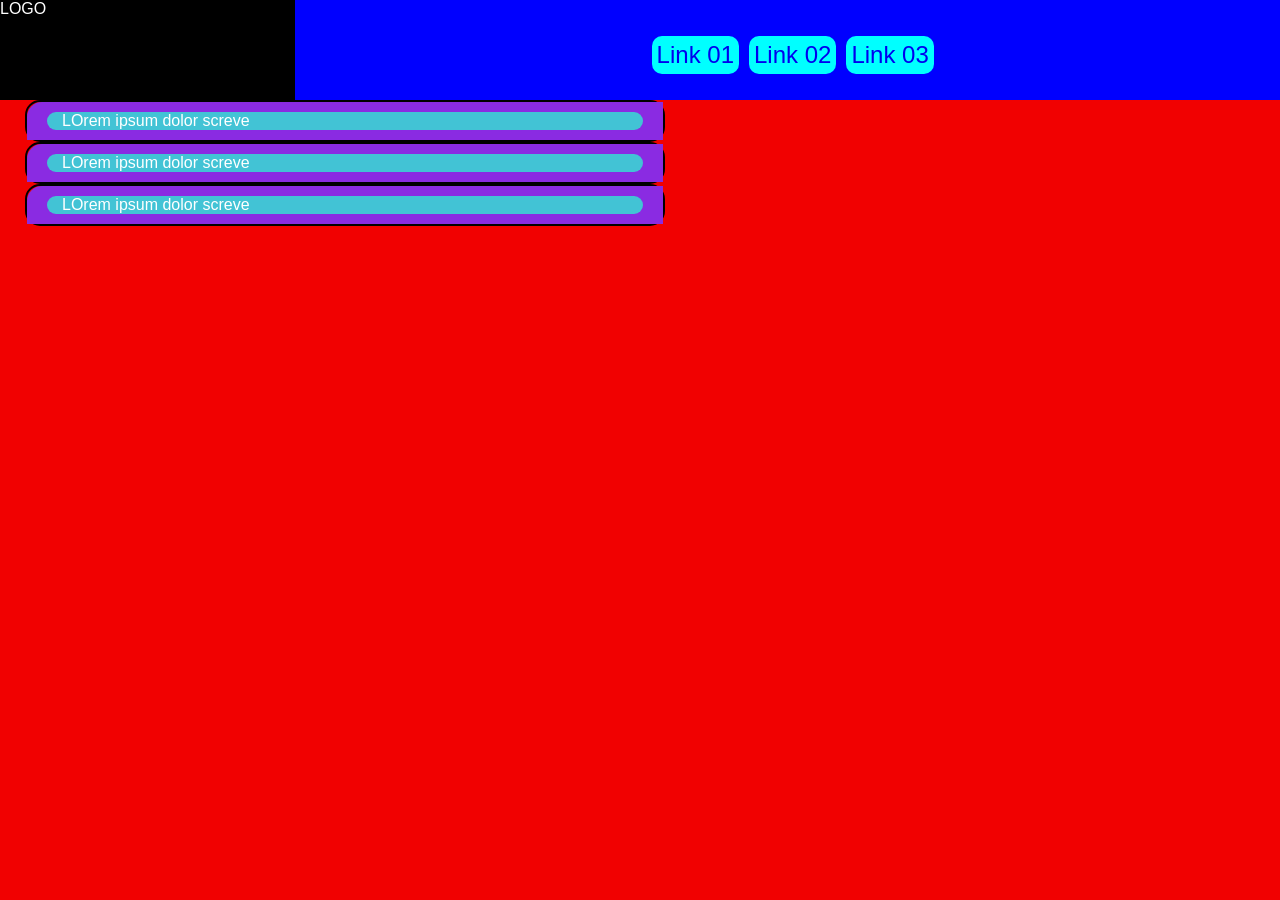
<file: index.html>
<!DOCTYPE html>
<html lang="pt-br">
<head>
    <meta charset="UTF-8">
    <meta name="viewport" content="width=device-width, initial-scale=1.0">
    <title>Display</title>

    <!-- Link CSS -->
     <link rel="stylesheet" href="style.css">
</head>

    <body class="body-container">
        <!-- Header recebe um classe para estilização -->
        <header class="header-container">
            <div class="logo">
                LOGO
            </div>
        
                <nav class="menu">
                    <!-- Elementos com display in-line (a) -->
                    <a href="#">Link 01</a>
                    <a href="#">Link 02</a>
                    <a href="#">Link 03</a>
                </nav>
        
        </header>
        <!-- Duas classes no mesmo elemento -->
        <section class="section01 container">

            <h2 class="section01--title">Links Favoritos</h2>
            <!-- Lista não ordenada -->
            <ul>
                <li class="link-lista">Link Lista 01</li>
                <li class="link-lista">Link Lista 02</li>
                <li class="link-lista">Link Lista 03</li>
                <li class="link-lista">Link Lista 04</li>
            </ul>
        </section>

        <!-- perguntas que serão criadas -->
        <section class="faq">
            <details>
                <summary>LOrem ipsum dolor screve</summary>
                <p>Lorem ipsum dolor, sit amet consectetur adipisicing elit. Ad architecto consequuntur, autem modi mollitia porro ducimus nulla vero fuga ea soluta dolorem sit suscipit repudiandae quo aperiam nesciunt, unde nobis.</p>
            </details>
        </section>
        <section class="faq">
            <details>
                <summary>LOrem ipsum dolor screve</summary>
                <p>Lorem ipsum dolor, sit amet consectetur adipisicing elit. Ad architecto consequuntur, autem modi mollitia porro ducimus nulla vero fuga ea soluta dolorem sit suscipit repudiandae quo aperiam nesciunt, unde nobis.</p>
            </details>
        </section>
        <section class="faq">
            <details>
                <summary>LOrem ipsum dolor screve</summary>
                <p>Lorem ipsum dolor, sit amet consectetur adipisicing elit. Ad architecto consequuntur, autem modi mollitia porro ducimus nulla vero fuga ea soluta dolorem sit suscipit repudiandae quo aperiam nesciunt, unde nobis.</p>
            </details>
        </section>

    </body>
</html>
</file>
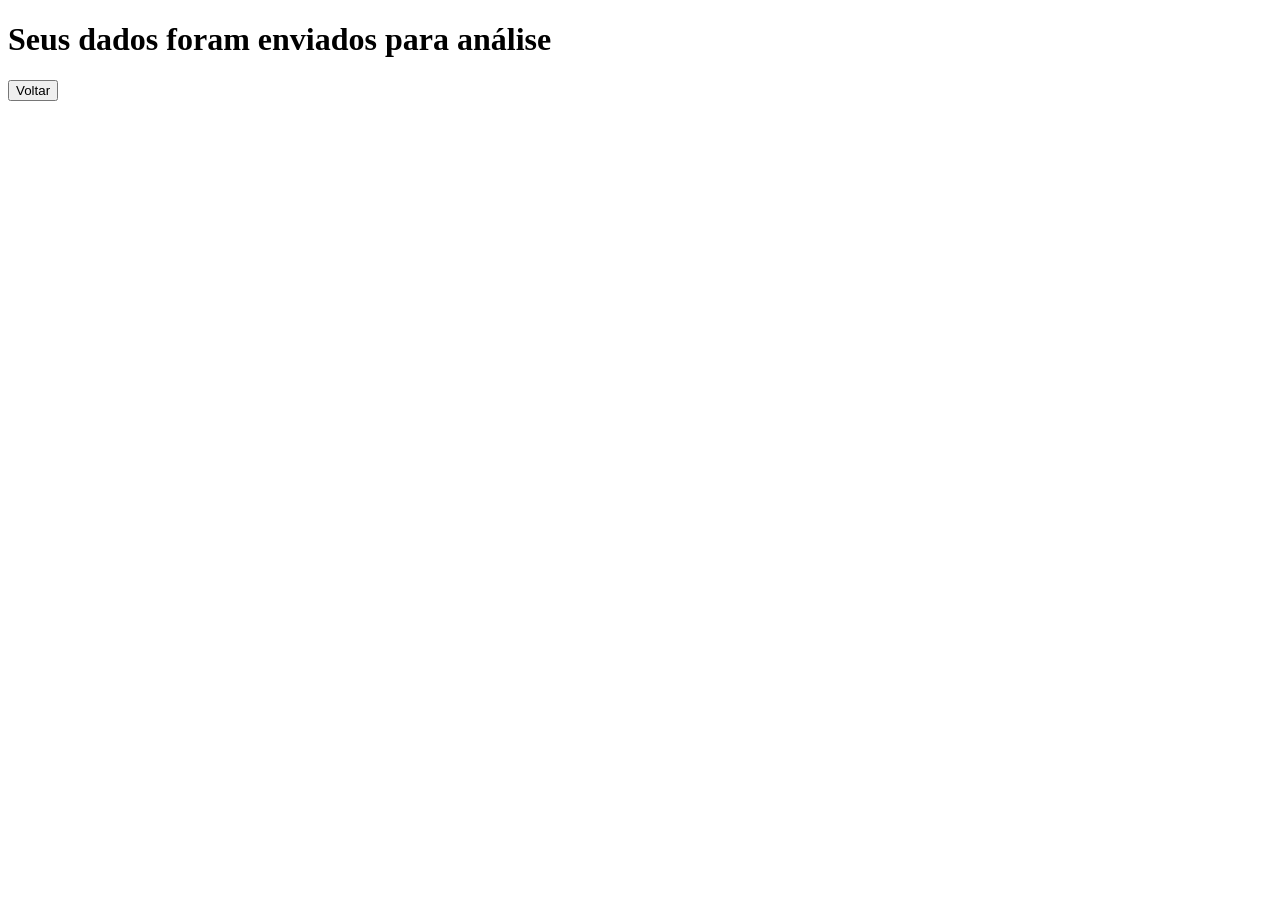
<file: formulario/enviar.html>
<!DOCTYPE html>
<html lang="en">
<head>
    <meta charset="UTF-8">
    <meta name="viewport" content="width=device-width, initial-scale=1.0">
    <title>Dados enviados com sucesso!</title>
</head>
<body>
    <h1>Seus dados foram enviados para análise</h1>
    <a href="./index.html"><button>Voltar</button></a>
</body>
</html>
</file>
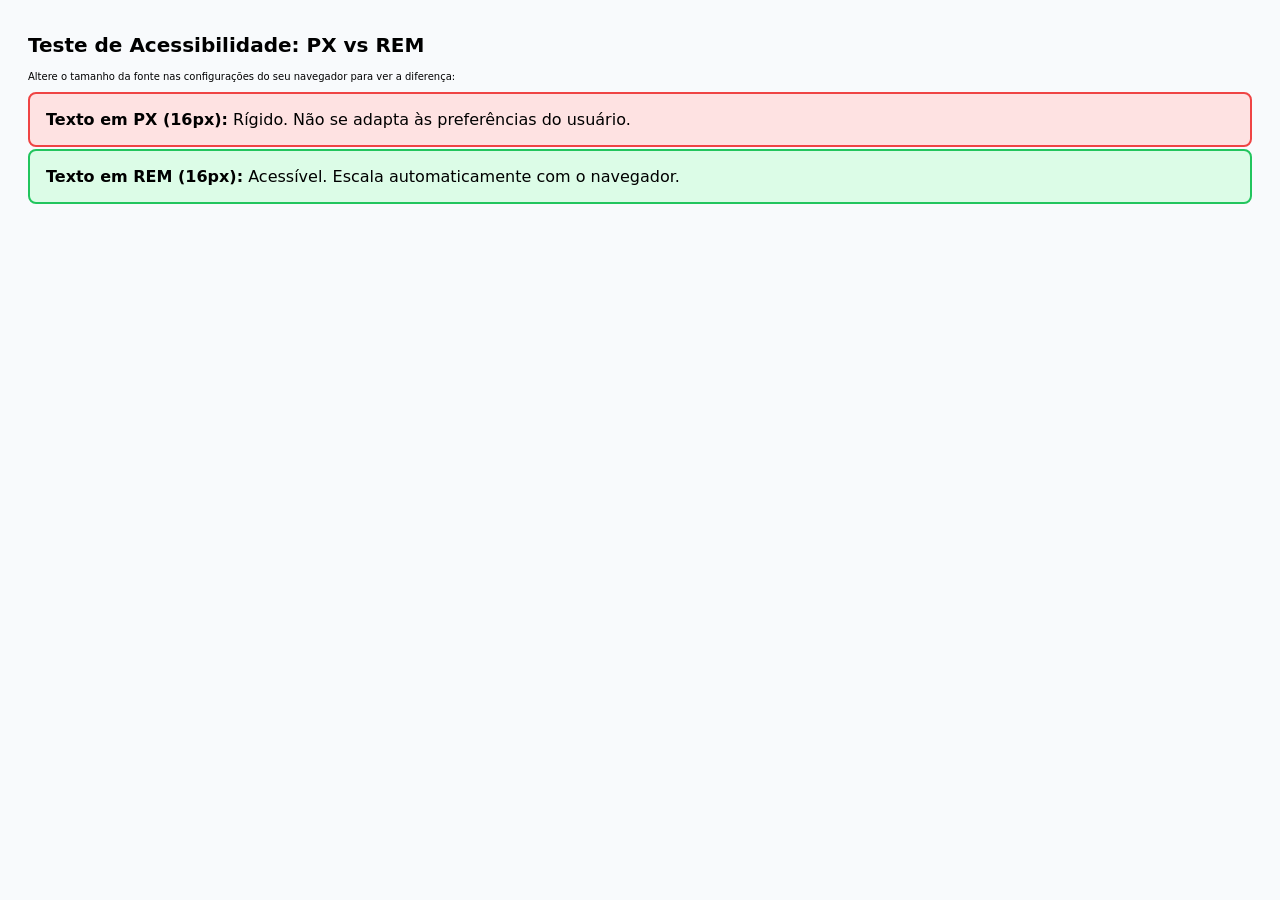
<file: hub_IA/teste-acessibilidade.html>
<!DOCTYPE html>
<html lang="pt-BR">
<head>
  <meta charset="UTF-8">
  <meta name="viewport" content="width=device-width, initial-scale=1.0">
  <title>Teste PX vs REM</title>
  <style>
    /* o elemento raiz assume 100% da preferencia do navegador */
    html {
      font-size: 62.5%;
      font-family: system-ui, -apple-system, sans-serif;
      padding: 20px;
      background-color: #f8fafc;
    }

    body{
      font-size: 1.6 rem;
    }


    .caixa {
      padding: 1.6rem;
      margin-bottom: 0.2rem;
      border-radius: 0.8rem;
    }

    /* texto travado em pixels */
    .caixa-px {
      background-color: #fee2e2;
      border: 2px solid #ef4444;
      font-size: 1.6rem;
    }

    /* texto dinamico em rem */
    .caixa-rem {
      background-color: #dcfce7;
      border: 2px solid #22c55e;
      font-size: 16px;
    }

    .c-container{
      font-size: 0.75rem;
    }


  </style>
</head>
<body>

  <h1>Teste de Acessibilidade: PX vs REM</h1>
  <p>Altere o tamanho da fonte nas configurações do seu navegador para ver a diferença:</p>

  <div class="caixa caixa-px">
    <strong>Texto em PX (16px):</strong> Rígido. Não se adapta às preferências do usuário.
  </div>

  <div class="caixa caixa-rem">
    <strong>Texto em REM (16px):</strong> Acessível. Escala automaticamente com o navegador.
  </div>

  <div class="container">
    <p class="c-container"></p>
  </div>

</body>
</html>


<!-- 1 rem = 16px -->
</file>
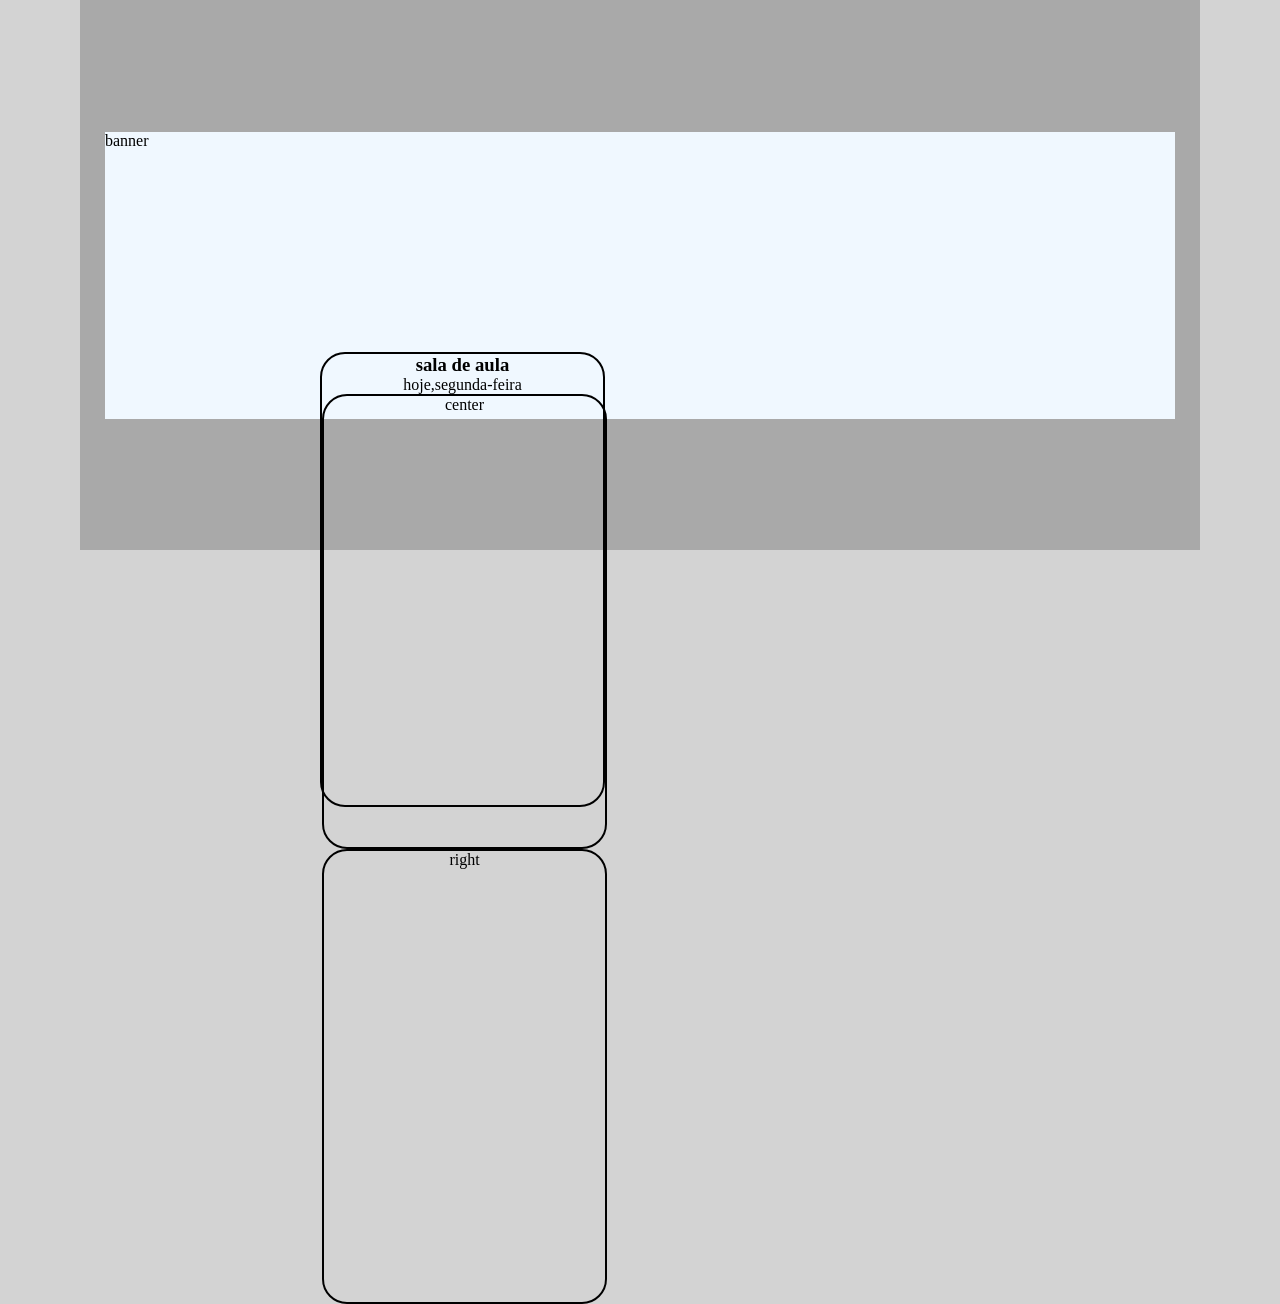
<file: meu-senai/hero-section.html>
<!DOCTYPE html>
<html lang="pt-br">
<head>
    <meta charset="UTF-8">
    <meta name="viewport" content="width=device-width, initial-scale=1.0">
    <title>Meu SENAI Protótipo </title>

    <!-- link para o arquivo CS Externo -->
    <link rel="stylesheet" href="./hero-section.css">
</head>
<body>
    
    <!-- cabeçalho -->
   <header class="content-header">
    <div class="banner-header">
        <span>banner</span>
    </div>
   </header>
   <section class="content-hero">
        
        <article class= "box content-hero--left">
        <h3>sala de aula</h3>
        <span>hoje,segunda-feira</span>
    </div>
        <div class = "box content-hero--center">
            <span>center</span>
        </div>
        <div class="box content-hero--right">
            <span>right</span>
        </div>
   </section>

    </header>
    
</body>
</html>
</file>
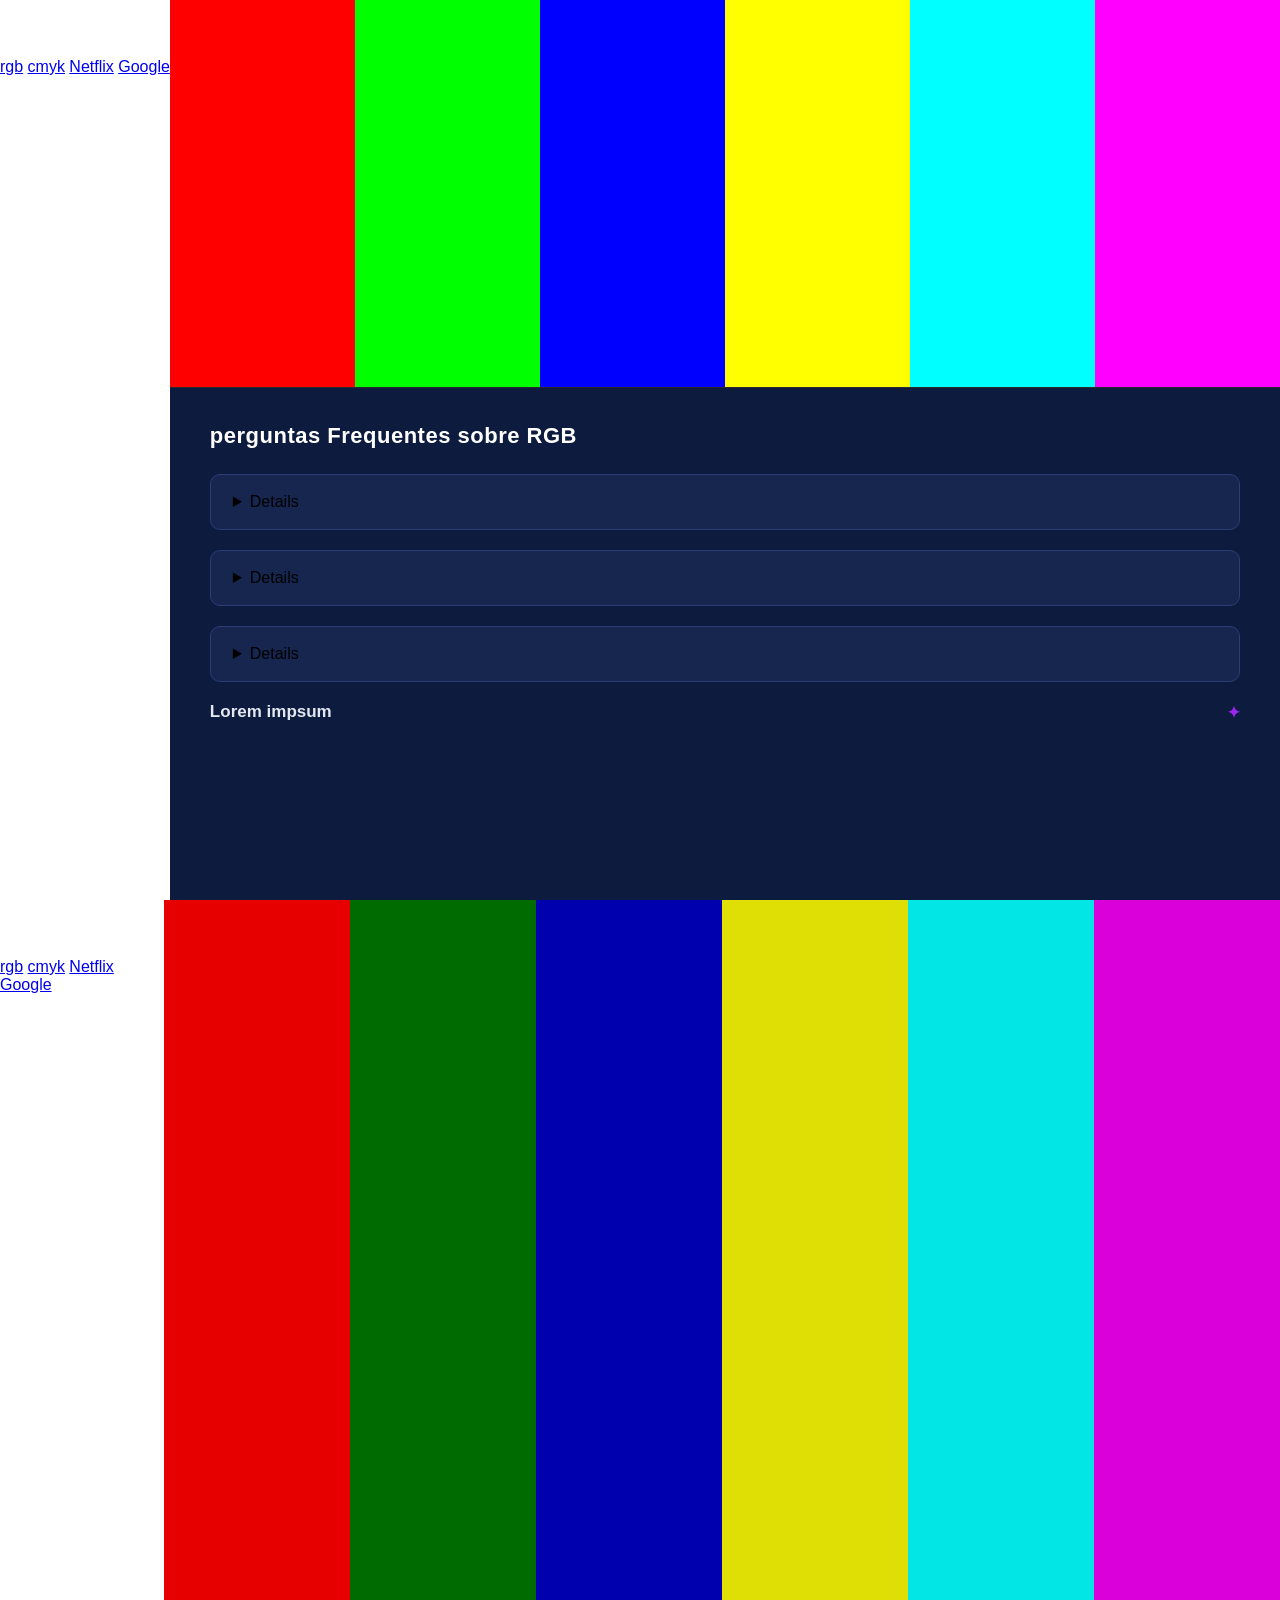
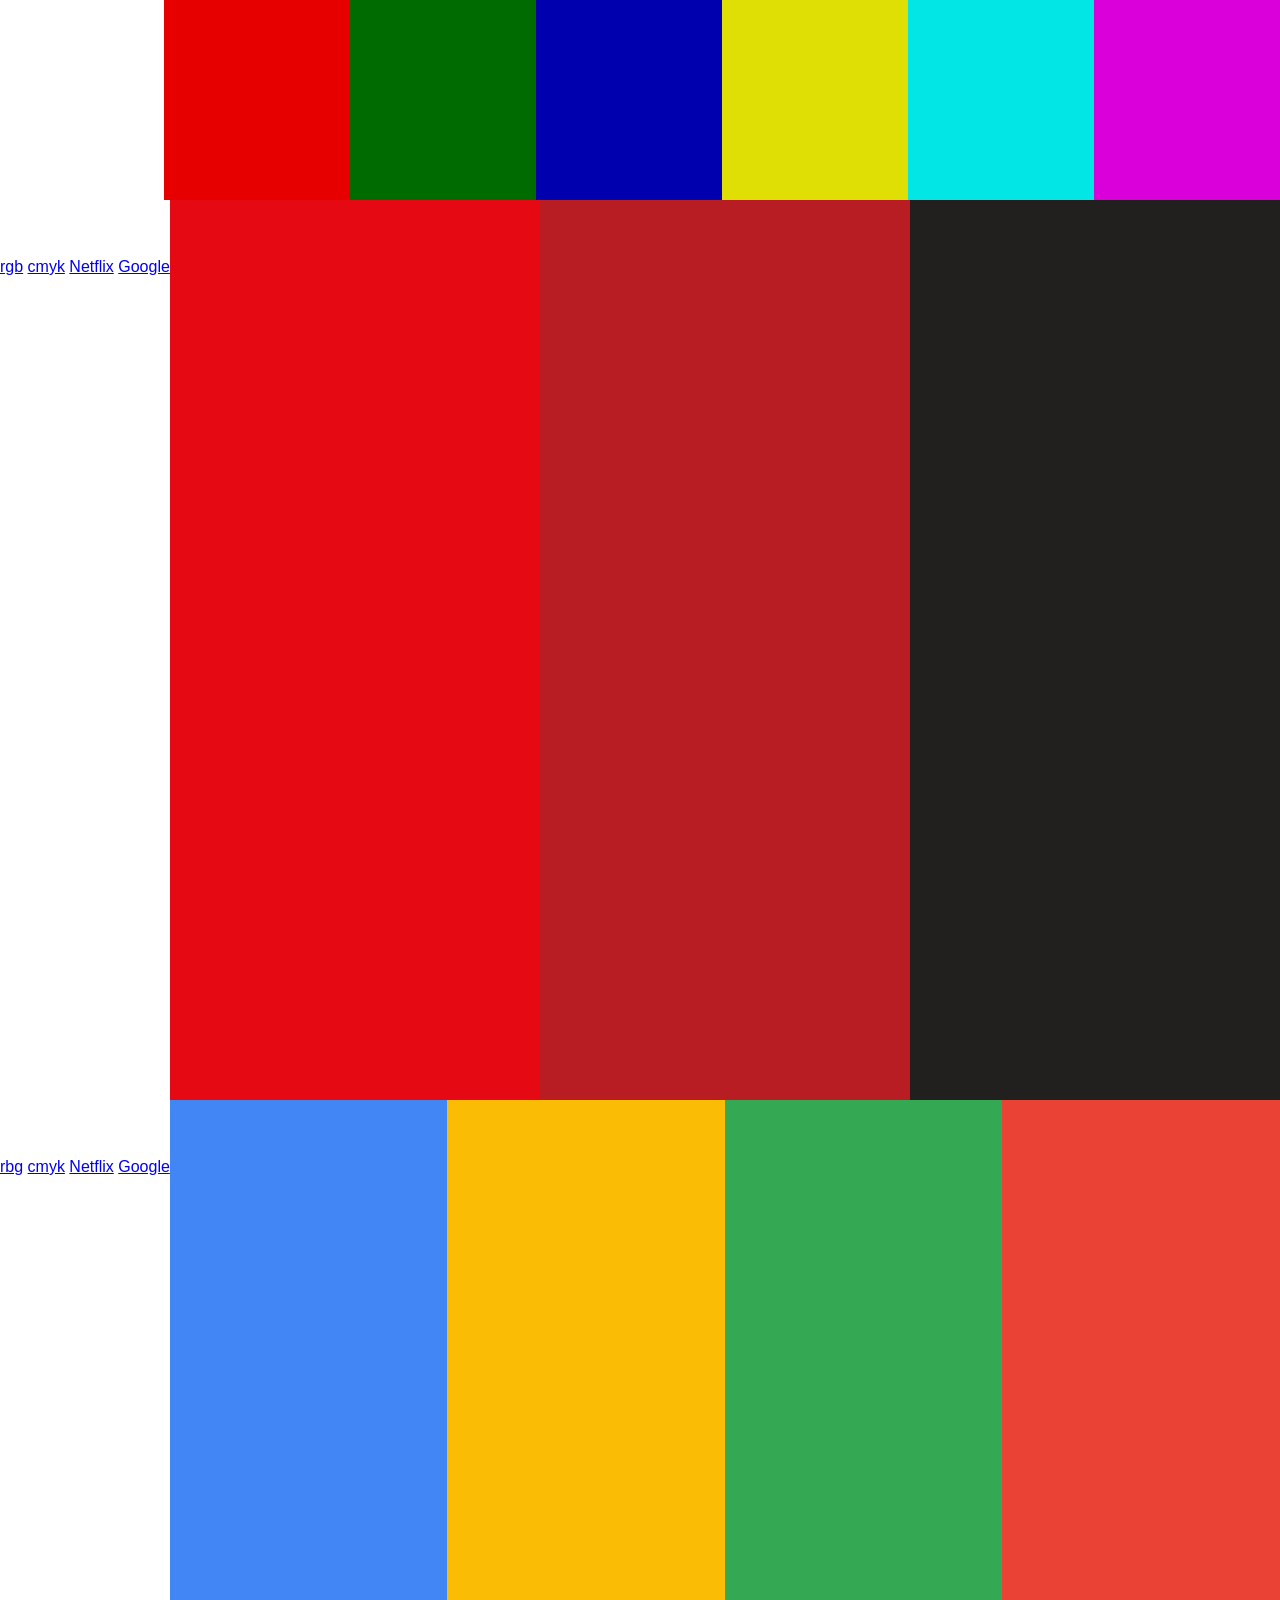
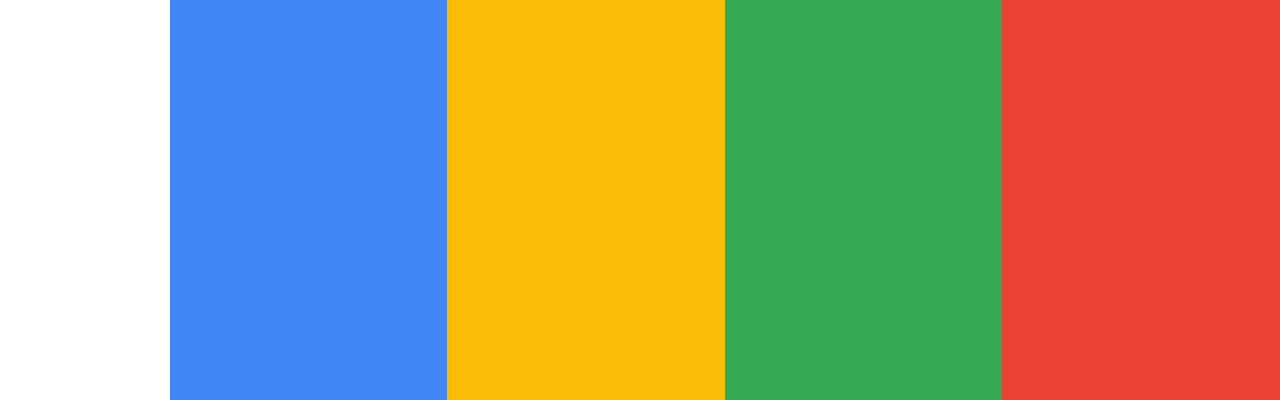
<file: modo cores/modo-cores.html>
<!DOCTYPE html>
<html lang="pt-br">

<head>
    <meta charset="UTF-8">
    <meta name="viewport" content="width=device-width, initial-scale=1.0">
    <title>Document</title>

    <!-- LINK CSS -->
    <link rel="stylesheet" href="./CSS/global.css">
</head>

<body>

    <section id="rgb" class="color-section">

        <aside class="color-section__sidebar">
            <h2 class="color-section__title">modelo RGB</h2>
            <nav class="color-section__menu">
                <a href="#rgb" id="rgb" class="color-section__link color-section__link--active">rgb</a>
                <a href="#cmyk" id="cmyk" class="color-section__link color-section__link--active">cmyk</a>
                <a href="#Netflix" id="Netflix" class="color-section__link color-section__link--active">Netflix</a>
                <a href="#Google" id="Google" class="color-section__link color-section__link--active">Google</a>

            </nav>
        </aside>

        <div class="color-section__content">


            <section class="color-section__palette" aria-label="visualização da paleta RGB">
                <div class="color-section__bar color-section__bar--rgb-1"></div>
                <div class="color-section__bar color-section__bar--rgb-2"></div>
                <div class="color-section__bar color-section__bar--rgb-3"></div>
                <div class="color-section__bar color-section__bar--rgb-4"></div>
                <div class="color-section__bar color-section__bar--rgb-5"></div>
                <div class="color-section__bar color-section__bar--rgb-6"></div>
            </section>
            <section class="color-section__faq" aria-labelledby="faq-rgb-title">

                <h3 id="faq-rgb-title" class="color-section__faq-title">perguntas Frequentes sobre RGB</h3>

                <details class="color-section__faq-item">O que significa RGB?
                </details>
                <details class="color-section__faq-item">Como o sistema RGB funciona?
                </details>
                <details class="color-section__faq-item">Onde o RGB é utilizado?
                </details>

                <summary class="color-section__faq-question">Lorem impsum</summary>
                <p class="color-section__daq-answer"></p>


            </section>

        </div>





    </section>



    <section id="cmyk" class="color-section">

        <aside class="color-section__sidebar">
            <h2 class="color-section__title">modelo cmyk</h2>
            <nav class="color-section__menu">
                <a href="#rgb" id="rgb" class="color-section__link color-section__link--active">rgb</a>
                <a href="#cmyk" id="cmyk" class="color-section__link color-section__link--active">cmyk</a>
                <a href="#Netflix" id="Netflix" class="color-section__link color-section__link--active">Netflix</a>
                <a href="#Google" id="Google" class="color-section__link color-section__link--active">Google</a>


            </nav>
        </aside>

        <div class="color-section__bar color-section__bar--cmyk-1"></div>
        <div class="color-section__bar color-section__bar--cmyk-2"></div>
        <div class="color-section__bar color-section__bar--cmyk-3"></div>
        <div class="color-section__bar color-section__bar--cmyk-4"></div>
        <div class="color-section__bar color-section__bar--cmyk-5"></div>
        <div class="color-section__bar color-section__bar--cmyk-6"></div>

    </section>

    <section id="Netflix" class="color-section">

        <aside class="color-section__sidebar">
            <h2 class="color-section__title">modelo Netflix</h2>
            <nav class="color-section__menu">
                <a href="#rgb" id="rgb" class="color-section__link color-section__link--active">rgb</a>
                <a href="#cmyk" id="cmyk" class="color-section__link color-section__link--active">cmyk</a>
                <a href="#Netflix" id="Netflix" class="color-section__link color-section__link--active">Netflix</a>
                <a href="#Google" id="Google" class="color-section__link color-section__link--active">Google</a>

            </nav>
        </aside>

        <div class="color-section__bar color-section__bar--netflix-1"></div>
        <div class="color-section__bar color-section__bar--netflix-2"></div>
        <div class="color-section__bar color-section__bar--netflix-3"></div>
    </section>

    <section id="Google" class="color-section">

        <aside class="color-section__sidebar">
            <h2 class="color-section__title">modelo Google</h2>
            <nav class="color-section__menu">
                <a href="#rgb" id="rgb" class="color-section__link color-section__link--active">rbg</a>
                <a href="#cmyk" id="cmyk" class="color-section__link color-section__link--active">cmyk</a>
                <a href="#Netflix" id="Netflix" class="color-section__link color-section__link--active">Netflix</a>
                <a href="#Google" id="Google" class="color-section__link color-section__link--active">Google</a>

            </nav>
        </aside>

        <div class="color-section__bar color-section__bar--google-1"></div>
        <div class="color-section__bar color-section__bar--google-2"></div>
        <div class="color-section__bar color-section__bar--google-3"></div>
        <div class="color-section__bar color-section__bar--google-4"></div>
    </section>
</body>

</html>
</file>
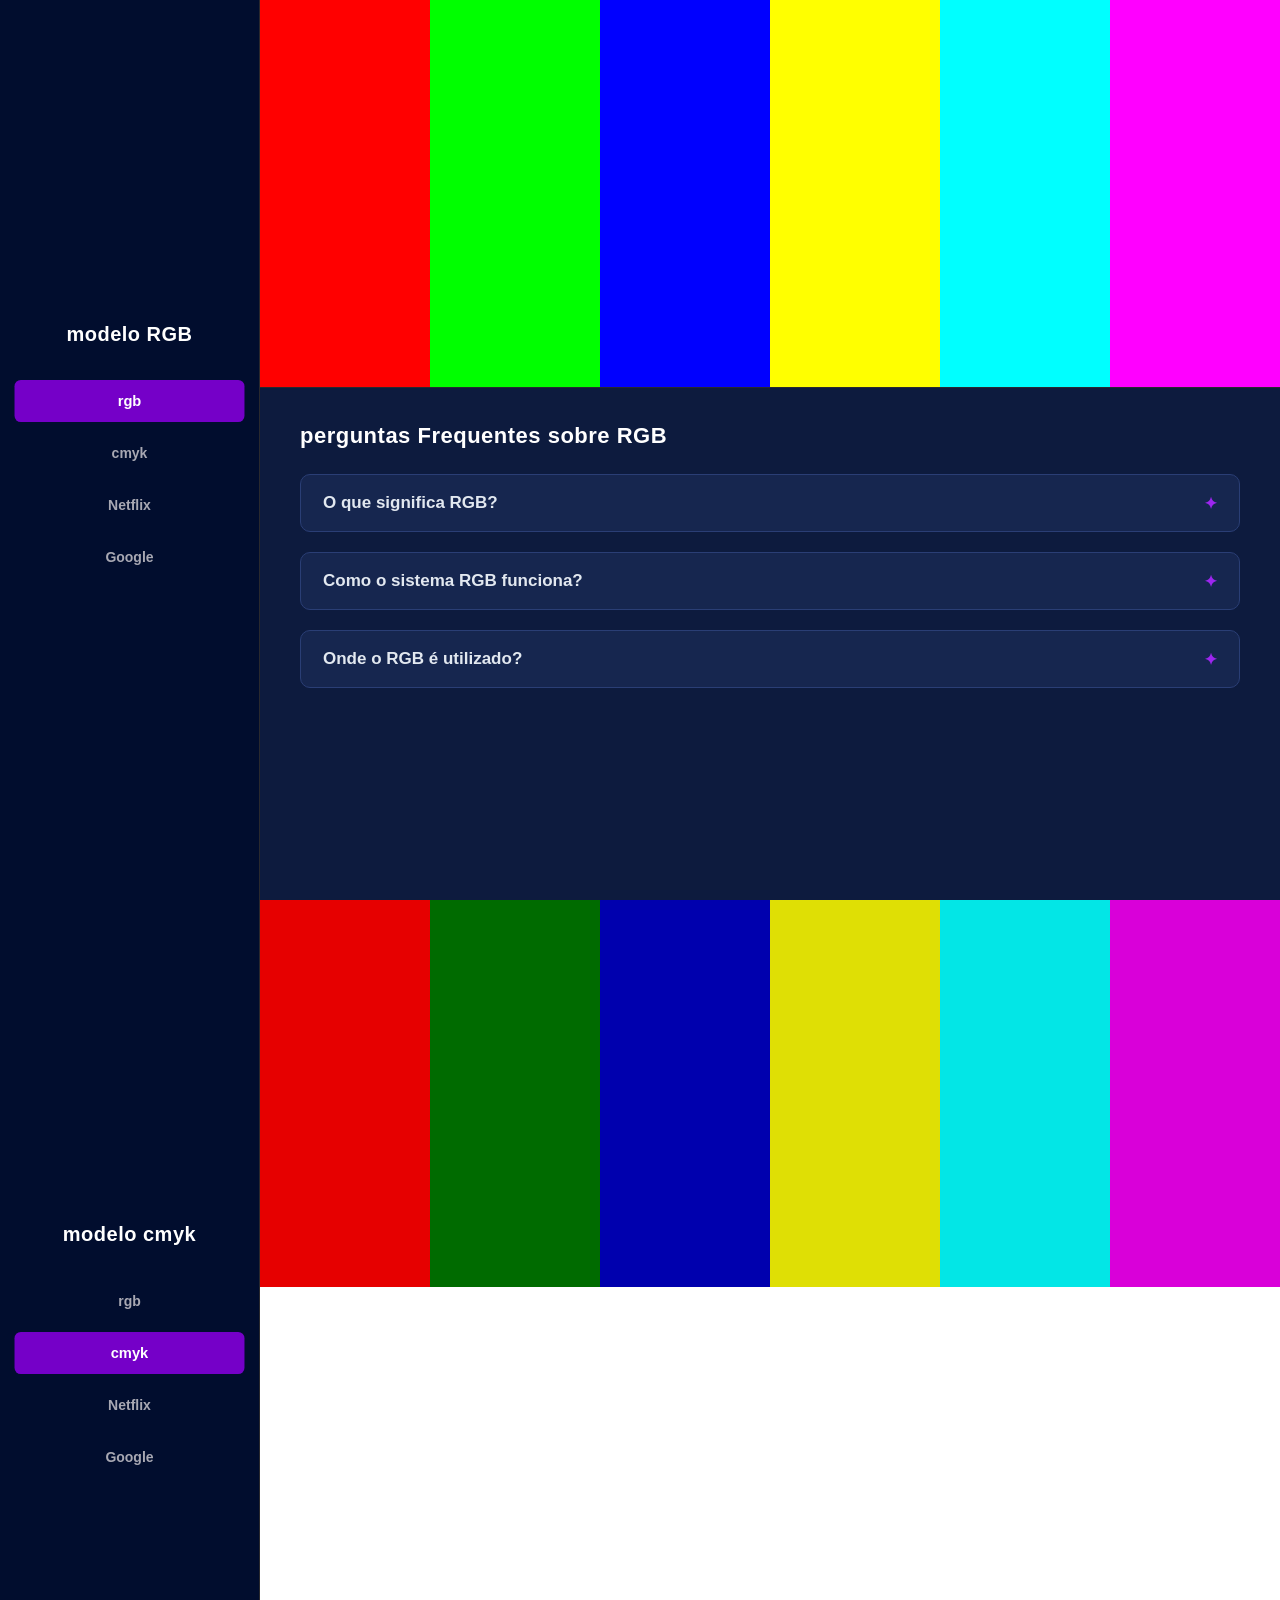
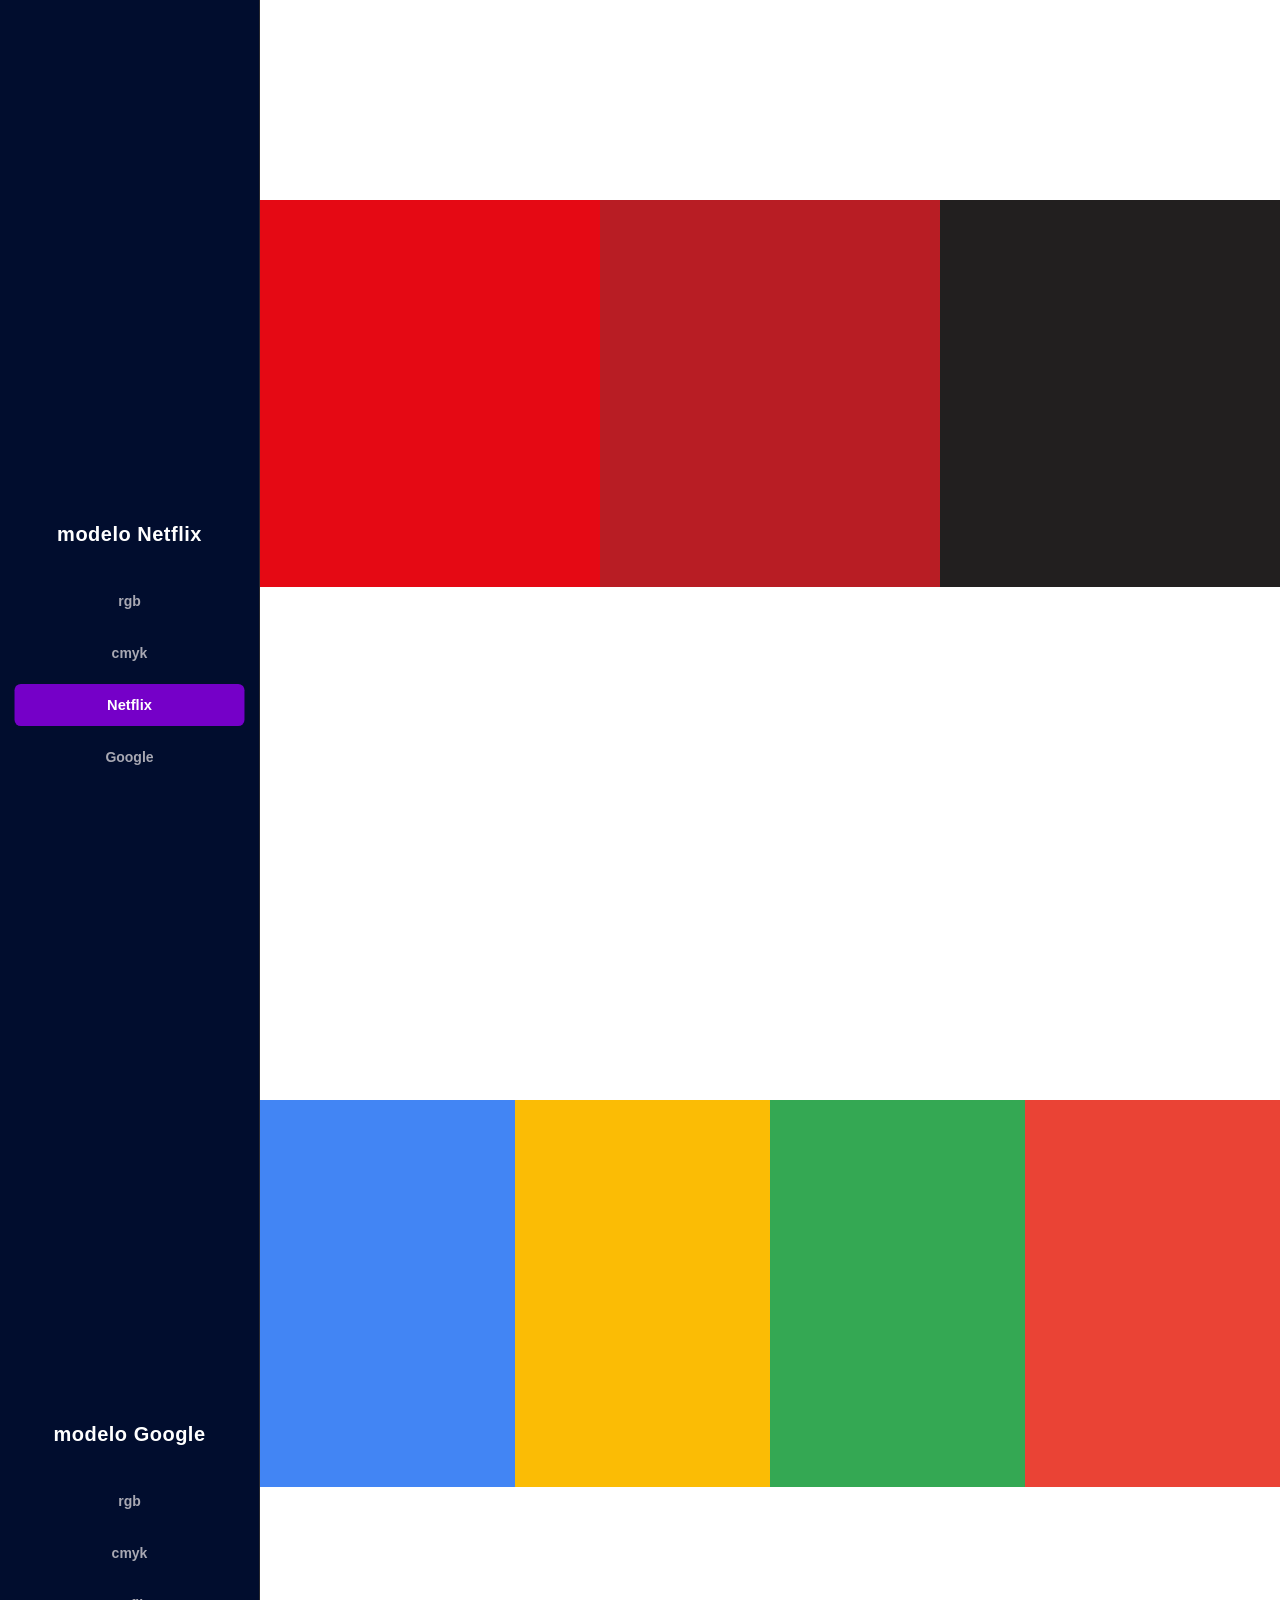
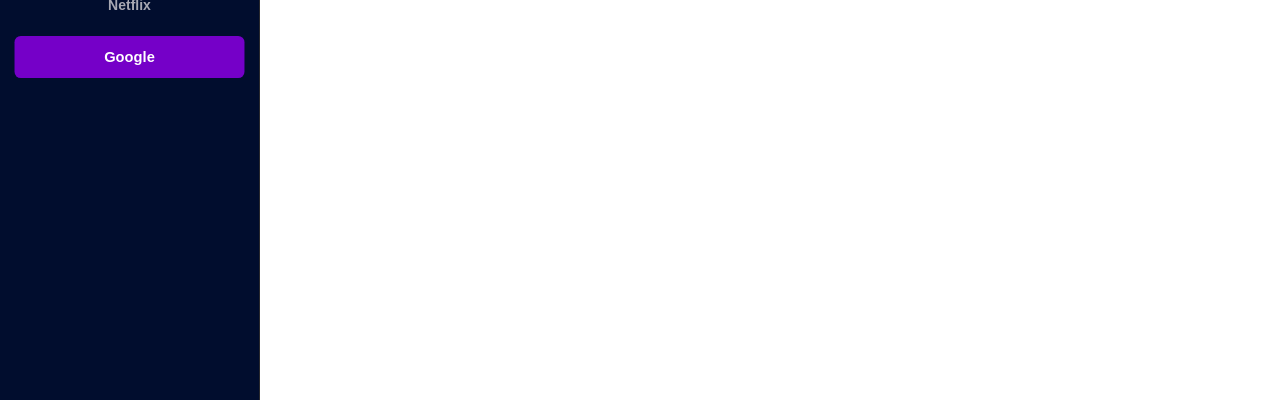
<file: modo cores/modo-cores_corrigido.html>
<!DOCTYPE html>
<html lang="pt-br">

<head>
    <meta charset="UTF-8">
    <meta name="viewport" content="width=device-width, initial-scale=1.0">
    <title>Modelos de Cores</title>

    <!-- LINK CSS -->
    <link rel="stylesheet" href="./CSS/global_css_corrigido.css">
</head>

<body>

    <section id="rgb" class="color-section">

        <aside class="color-section__sidebar">
            <h2 class="color-section__title">modelo RGB</h2>
            <nav class="color-section__menu">
                <a href="#rgb" class="color-section__link color-section__link--active">rgb</a>
                <a href="#cmyk" class="color-section__link">cmyk</a>
                <a href="#Netflix" class="color-section__link">Netflix</a>
                <a href="#Google" class="color-section__link">Google</a>
            </nav>
        </aside>

        <div class="color-section__content">

            <section class="color-section__palette" aria-label="visualização da paleta RGB">
                <div class="color-section__bar color-section__bar--rgb-1"></div>
                <div class="color-section__bar color-section__bar--rgb-2"></div>
                <div class="color-section__bar color-section__bar--rgb-3"></div>
                <div class="color-section__bar color-section__bar--rgb-4"></div>
                <div class="color-section__bar color-section__bar--rgb-5"></div>
                <div class="color-section__bar color-section__bar--rgb-6"></div>
            </section>

            <section class="color-section__faq" aria-labelledby="faq-rgb-title">
                <h3 id="faq-rgb-title" class="color-section__faq-title">perguntas Frequentes sobre RGB</h3>

                <details class="color-section__faq-item">
                    <summary class="color-section__faq-question">O que significa RGB?</summary>
                    <p class="color-section__faq-answer">RGB significa Red, Green e Blue (Vermelho, Verde e Azul).</p>
                </details>

                <details class="color-section__faq-item">
                    <summary class="color-section__faq-question">Como o sistema RGB funciona?</summary>
                    <p class="color-section__faq-answer">Funciona por adição de luz, combinando as três cores primárias
                        para gerar outras cores.</p>
                </details>

                <details class="color-section__faq-item">
                    <summary class="color-section__faq-question">Onde o RGB é utilizado?</summary>
                    <p class="color-section__faq-answer">É utilizado em telas digitais, como monitores, TVs e
                        smartphones.</p>
                </details>
            </section>

        </div>

    </section>

    <section id="cmyk" class="color-section">

        <aside class="color-section__sidebar">
            <h2 class="color-section__title">modelo cmyk</h2>
            <nav class="color-section__menu">
                <a href="#rgb" class="color-section__link">rgb</a>
                <a href="#cmyk" class="color-section__link color-section__link--active">cmyk</a>
                <a href="#Netflix" class="color-section__link">Netflix</a>
                <a href="#Google" class="color-section__link">Google</a>
            </nav>
        </aside>

        <div class="color-section__content">
            <section class="color-section__palette" aria-label="visualização da paleta CMYK">
                <div class="color-section__bar color-section__bar--cmyk-1"></div>
                <div class="color-section__bar color-section__bar--cmyk-2"></div>
                <div class="color-section__bar color-section__bar--cmyk-3"></div>
                <div class="color-section__bar color-section__bar--cmyk-4"></div>
                <div class="color-section__bar color-section__bar--cmyk-5"></div>
                <div class="color-section__bar color-section__bar--cmyk-6"></div>
            </section>
        </div>

    </section>

    <section id="Netflix" class="color-section">

        <aside class="color-section__sidebar">
            <h2 class="color-section__title">modelo Netflix</h2>
            <nav class="color-section__menu">
                <a href="#rgb" class="color-section__link">rgb</a>
                <a href="#cmyk" class="color-section__link">cmyk</a>
                <a href="#Netflix" class="color-section__link color-section__link--active">Netflix</a>
                <a href="#Google" class="color-section__link">Google</a>
            </nav>
        </aside>

        <div class="color-section__content">
            <section class="color-section__palette" aria-label="visualização da paleta Netflix">
                <div class="color-section__bar color-section__bar--netflix-1"></div>
                <div class="color-section__bar color-section__bar--netflix-2"></div>
                <div class="color-section__bar color-section__bar--netflix-3"></div>
            </section>
        </div>

    </section>

    <section id="Google" class="color-section">

        <aside class="color-section__sidebar">
            <h2 class="color-section__title">modelo Google</h2>
            <nav class="color-section__menu">
                <a href="#rgb" class="color-section__link">rgb</a>
                <a href="#cmyk" class="color-section__link">cmyk</a>
                <a href="#Netflix" class="color-section__link">Netflix</a>
                <a href="#Google" class="color-section__link color-section__link--active">Google</a>
            </nav>
        </aside>

        <div class="color-section__content">
            <section class="color-section__palette" aria-label="visualização da paleta Google">
                <div class="color-section__bar color-section__bar--google-1"></div>
                <div class="color-section__bar color-section__bar--google-2"></div>
                <div class="color-section__bar color-section__bar--google-3"></div>
                <div class="color-section__bar color-section__bar--google-4"></div>
            </section>
        </div>

    </section>

</body>

</html>
</file>
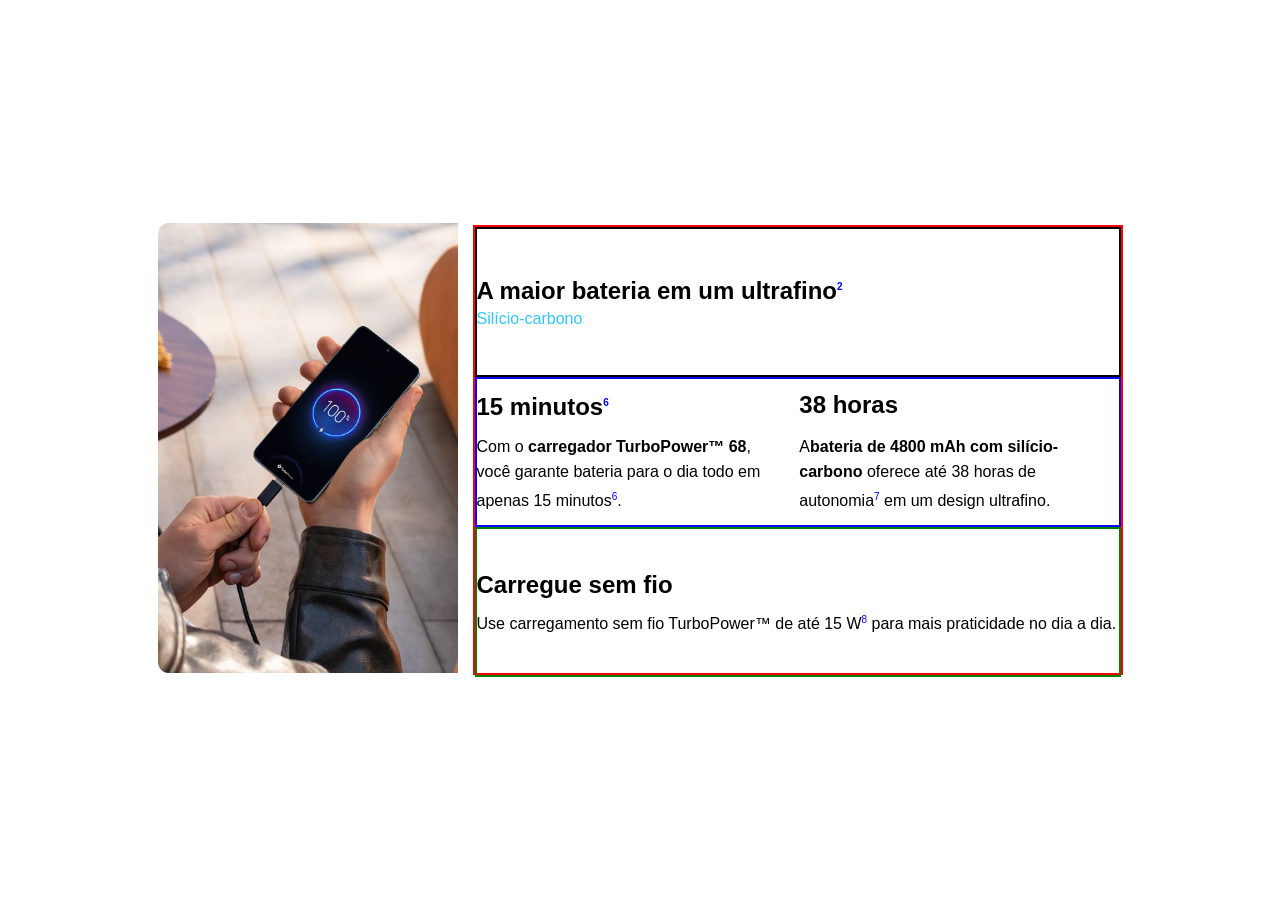
<file: motorola(cod_do_prof)/motorola.html>
<!DOCTYPE html>
<html lang="pt-br">

<head>
    <meta charset="UTF-8">
    <meta name="viewport" content="width=device-width, initial-scale=1.0">
    <title>Motorola</title>

    <link rel="stylesheet" href="css/style.css">
</head>

<body>
    <!-- conteiner principal -->
    <main class="main-container">

        <section class="main-container__left">
            <img src="img/celular_carregando.webp" alt="Celular carregando bateria." />
        </section>

        <section class="main-container__right">
            
            <!-- "cabeçario" do texto -->
            <header class="main-container__right--title">

                <h1>A maior bateria em um ultrafino<sup>2</sup></h1>
                <span class="main-container__right--subtitle">Silício-carbono</span>

            </header>
            
            <article class="main-container__right--batery">
                
                <!-- parte direita do main -->
                <div class="main-container__right--time">
                    <h2>15 minutos<sup>6</sup></h2>
                    <p>Com o <strong>carregador TurboPower™ 68</strong>, você garante bateria para o dia todo em apenas 15 minutos<sup>6</sup>.</p>
                </div>

                <div class="main-container__right--hours">
                    <h2>38 horas</h2>
                    <p>A<strong>bateria de 4800 mAh com silício-carbono</strong> oferece até 38 horas de autonomia<sup>7</sup> em um design ultrafino.</p>
                </div>
            
            </article>
            
            <footer class="main-container__right--charge">

                <h2>Carregue sem fio</h2>
                <p>Use carregamento sem fio TurboPower™ de até 15 W<sup>8</sup> para mais praticidade no dia a dia.</p>
                
            </footer>

        </section>

    </main>
</body>

</html>
</file>
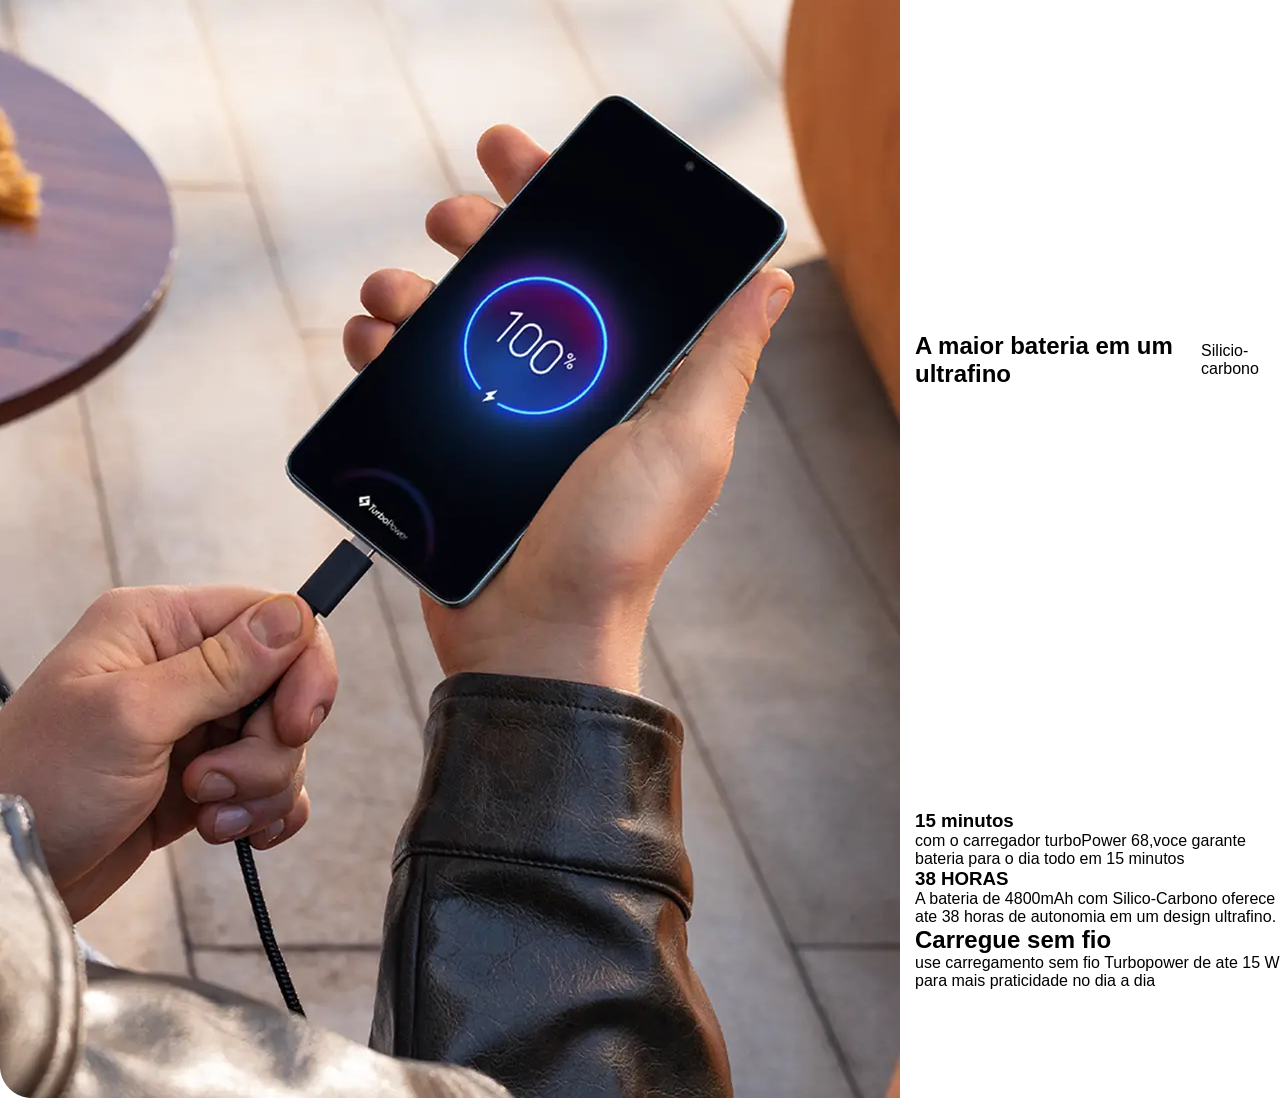
<file: motorola/motorola.html>
<!DOCTYPE html>
<html lang="pt-br">
<head>
    <meta charset="UTF-8">
    <meta name="viewport" content="width=device-width, initial-scale=1.0">
    <title>Clone da secao motorola</title>
    <!-- link CSS -->
     <link rel="stylesheet" href="/motorola/CSS/style.css">
</head>
<body>
    <main class="main-container">
        <section class="main-container__esquerdo">
            <img src="/motorola/img/celular_carregando.webp" alt="imagem de um celular carregando">
        </section>
        
        <section class="main-container__direito">
             <header class="main-container">
                <h1>A maior bateria em um ultrafino</h1>
                <span>Silicio-carbono</span>
            </header>
            <article class="main-container__direito--descricao">
                
                <div class="main-container__direito--carregador">
                    <h1> 15 minutos</h1>
                com o carregador turboPower 68,voce garante bateria para o dia todo em 15 minutos
                    
                </div>
                <div class="main-container__direito--horas-bateri"><h1>38 HORAS</h1>A bateria de 4800mAh com Silico-Carbono oferece ate 38 horas de autonomia em um design ultrafino.</div>
                       </article>

            <footer class="main-container--sem-fio"><h1>Carregue sem fio</h1>use carregamento sem fio Turbopower de ate 15 W para mais praticidade no dia a dia

            </footer>

        </section>
    </main>
</body> 
</html>
</file>
<file: style.css>
/* Reset padrão */

* {
    margin: 0;
    padding: 0;
    box-sizing: border-box;
   
}

:root{

    --saude: #f10101
}

html{
font-family: Verdana, sans-serif;
}

.container{
    background-color: #2c2c2c;
    width: 300px;
    height: 300px;
    font-family: 'Courier New', Courier, monospace;
    color: #fff;
}


.body-container{

    background-color: var(--saude);

}





.header-container {
    display: flex;
    width: 100%;
    height: 100px;
    background-color: darkgray;
   
   
    
}

.header-container a {
    display: inline-block;
    background-color: aqua;
    margin-left: 10px;
    margin-top: 10px;
    font-size: x-large;
    text-decoration: none;
    padding: 5px;
    border-radius: 10px;
    
  
}
/* Pseudo classe que identifica a posição do cursor do mouse */
.header-container a:hover{

    background-color: darkblue;
    border: 2px solid greenyellow;
    color: #fff;

}

.logo{
    
    
    width: 30%;
    height: 100px;
    background-color: black;
    color: #fff;
    

}

.menu{
    display: flex;
    justify-content: center;
    align-items: center;
    width: 100%;
    height: 100px;
    background-color: blue;
}

.section01{
   display: none;
    width: 400px;
    height: 200px;
    margin: 10px auto;
    padding-left: 20px;
    background-color: blueviolet;
    color: #fff;
    border: black dashed 3px;
    
 }


 .section01--title{
    margin-bottom: 10px;
}

.link-lista{
    
    display: flex;
    height: 200px;
   
}

.faq{
    width: 50%;
    border: 2px solid;
    margin-left: 25px;
    border-radius: 15px;
}

.faq details{
    background: blueviolet;
    color: #fff;
    padding: 10px 20px;
    border-radius: 15px 0 0 0;
}

.faq summary{
    background: #42c3d5;
    border-radius: 12px;
    list-style: none;
    padding-left: 15px;

    
}

.faq summary{
    cursor: pointer;
}

.faq p{
    color: blueviolet;
    line-height: 25px;
}



/* Display none: não aparece na tela
Diplay inline: elementos são em linhas 
não aceita largura e altura (ocupa apenas o seu espaço)
Display block: elementos são um abaixo do outro
aceita largura e altura (ocupa linha inteira)
Display inline-block: elementos em linha + largura e altura */
</file>
<file: meu-senai/hero-section.css>
/* reset */

*{
    margin: 0;
    padding: 0;
    box-sizing: border-box;
}

/* estilizar utilizando o seletor de uma TAG */

/* Sintaxe do CSS :


seletor{propriedade:valor} --> regra de CSS


*/

body{

    background-color: lightgray;
    width: 100vw;
    height: 10vh;
}
/* estilizando utilizando uma classe */
.content-header{

    display: flex;
    justify-content: center;
    align-items: center;

    width: 1120px;
    height: 550px;
    background-color: darkgray;
    margin: 0 auto;
}

.banner-header{
    width: 1070px;
    height: 287px;
    background-color: aliceblue;
    display: flex;
}
.content-hero{
    
    width: 50%;
    height: 66%;

    display: flex;
    /* alinhamento horizontal (x) */
    justify-content: space-between;
    /* alinhamento vertical (y) */
    align-items: center;
    /* margem */
    margin: 0 auto;
    /* alinhamento do texto */
    text-align: center;
    
}

.box{
    border: 2px solid;
    border-radius: 25px;
    height: 455px;
    width: 285px;
}
</file>
<file: modo cores/CSS/global.css>
/* Importtando dos arquivos de estilos */
@import url(./reset.css);
@import url(./design-system.css);
@import url(./colors-bars.css);


.color-section {
    display: flex;
    height: 100vh;
    width: 100%;
}

/* elemento sidebar: Barra lateral que contem o título e a navegação */
.color-sectiom__sidebar {

    display: flex;
    flex-direction: column;
    justify-content: center;
    width: 260px;
    background-color: var(--ui-bg-sidebar);
    padding: 30px 20px;
    border-right: 1px solid var(--ui-border);
}

/* elemento title: Título identificador do modelo de cor atual */
.color-section__title {
    color: var(--ui-text-title);
    font-size: 20px;
    /* peso da fonte NÃO utiliza PX */
    font-weight: 700;
    margin-bottom: 35px;
    text-align: center;
    /* Espaço entre as letras */
    letter-spacing: 0.5px;
}

/* elemento titulo */
.color-sectiom__menu {
    display: flex;
    flex-direction: column;
    gap: 12px;
}

/* Elemento Link: Estilo base dos botões de navegação */
.color-sectiom__link {
    color: var(--ui-text-link);
    text-decoration: none;
    font-size: 14px;
    /* Peso da fonte (não usar px) */
    font-weight: 600;
    padding: 12px 16px;
    border-radius: 6px;
    text-align: center;
    /* quando um elemento perde/ganha o foco */
    transition: all 0.2s ease-in-out;
}



.color-sectiom__link--active {
    color: var(--ui-link-active-text);
    background-color: var(--ui-link-active-bg);
    /* sombra  V H blur spread color */
    transform: scale(1.05);
    text-decoration: none;
}

.color-sectiom__link--active:hover {
    transform: scale(1.05);


}

/* pseudoclasses not e hover: Comportamento ao passar o mouse */
.color-section__link:not(.color-section__link--active) :hover {
    color: var(--ui-text-title);
    background-color: var(--ui-link-hover-bg);
}

.color-section__bar {

    /* faz com que as 65 colunas dividam igualmente o espaço restante */
    flex-grow: 1;
    height: 100%;

    /* transição suave */
    transition: transform 0.25s ease;
}

.color-section__bar:hover {
    transform: scaleX(1.02);
    /* Posicionamento do elemento no eixo z (pilha) */
    z-index: 10;
    box-shadow: 0 0 30px rgba(51, 50, 50, 0.3);
}

.color-section__content {
    height: 100vh;
    display: flex;
    flex-grow: 1;
    flex-direction: column;

}

.color-section__palette {
    display: flex;
    height: 43vh;
    width: 100%;
}

.color-section__faq {
    flex-grow: 1;
    background-color: var(--faq-bg);
    padding: 35px 40px;
    border-top: 1px solid var(--ui-border);
    display: flex;
    flex-direction: column;
}

/* tÍtulo do FAQ     */
.color-section__faq-title {
    font-size: 22px;
    font-weight: 700;
    color: var(--faq-text-title);
    margin-bottom: 25px;
    letter-spacing: 0.5px;
}

/* card da pergunta (details) */
.color-section__faq-item {
    background-color: var(--faq-card-bg);
    border: 1px solid var(--faq-border);
    border-radius: 10px;
    padding: 18px 22px;
    margin-bottom: 20px;
    transition: all 0.3s ease-in-out;
}

/* Estilo do cabeçalho da pergunta (summary) */
.color-section__faq-question {
    font-size: 17px;
    font-weight: 600;
    color: var(--faq-text-question);
    cursor: pointer;

    /* Troca de ícone via CSS puro 
    Esconde a seta padrão nos navegadores padrão */

    list-style: none;
    display: flex;
    justify-content: space-between;
    align-items: center;
    transition: color 0.2s ease;
}

/* Remove a seta nativa no Safari e navegadores WebKit */
.color-section__faq-question::-webkit-details-marker {
    display: none;
}

/* Novo Ícone customizado (Criado com CSS Puro) */
.color-section__faq-question::after {
    content: "✦";
    /* Ícone em formato de estrela/brilho para combinar com o neon */
    font-size: 16px;
    color: var(--faq-border-neon-glow);
    transition: transform 0.9s ease, color 0.9s ease;
}

/* Animação do ícone ao abrir o details */
.color-section__faq-item[open] .color-section__faq-question::after {
    transform: rotate(180deg) scale(1.3);
    color: #ffffff;
}

/* Mudança de cor no hover da pergunta */
.color-section__faq-item:hover .color-section__faq-question {
    color: #ffffff;
}

/* Estilo e transições na Resposta */
.color-section__faq-answer {
    margin-top: 14px;
    font-size: 15px;
    line-height: 1.6;
    color: var(--faq-text-answer);
    padding-top: 12px;
    border-top: 1px solid rgba(255, 255, 255, 0.08);
    transition: color 0.3s ease;
}

/* Efeito de mudança de cor no hover do texto da resposta */
.color-section__faq-answer:hover {
    color: #ffffff;
}
</file>
<file: modo cores/CSS/global_css_corrigido.css>
/* Importando os arquivos de estilos */
@import url(./reset.css);
@import url(./design-system.css);
@import url(./colors-bars.css);

.color-section {
    display: flex;
    height: 100vh;
    width: 100%;
}

/* elemento sidebar: Barra lateral que contem o título e a navegação */
.color-section__sidebar {
    display: flex;
    flex-direction: column;
    justify-content: center;
    width: 260px;
    background-color: var(--ui-bg-sidebar);
    padding: 30px 20px;
    border-right: 1px solid var(--ui-border);
}

/* elemento title: Título identificador do modelo de cor atual */
.color-section__title {
    color: var(--ui-text-title);
    font-size: 20px;
    font-weight: 700;
    margin-bottom: 35px;
    text-align: center;
    letter-spacing: 0.5px;
}

/* elemento menu */
.color-section__menu {
    display: flex;
    flex-direction: column;
    gap: 12px;
}

/* Elemento Link: Estilo base dos botões de navegação */
.color-section__link {
    color: var(--ui-text-link);
    text-decoration: none;
    font-size: 14px;
    font-weight: 600;
    padding: 12px 16px;
    border-radius: 6px;
    text-align: center;
    transition: all 0.2s ease-in-out;
}

.color-section__link--active {
    color: var(--ui-link-active-text);
    background-color: var(--ui-link-active-bg);
    transform: scale(1.05);
    text-decoration: none;
}

.color-section__link--active:hover {
    transform: scale(1.05);
}

/* Comportamento ao passar o mouse em links não ativos */
.color-section__link:not(.color-section__link--active):hover {
    color: var(--ui-text-title);
    background-color: var(--ui-link-hover-bg);
}

.color-section__bar {
    flex-grow: 1;
    height: 100%;
    transition: transform 0.25s ease;
}

.color-section__bar:hover {
    transform: scaleX(1.02);
    z-index: 10;
    box-shadow: 0 0 30px rgba(51, 50, 50, 0.3);
}

.color-section__content {
    height: 100vh;
    display: flex;
    flex-grow: 1;
    flex-direction: column;
}

.color-section__palette {
    display: flex;
    height: 43vh;
    width: 100%;
}

.color-section__faq {
    flex-grow: 1;
    background-color: var(--faq-bg);
    padding: 35px 40px;
    border-top: 1px solid var(--ui-border);
    display: flex;
    flex-direction: column;
}

/* Título do FAQ */
.color-section__faq-title {
    font-size: 22px;
    font-weight: 700;
    color: var(--faq-text-title);
    margin-bottom: 25px;
    letter-spacing: 0.5px;
}

/* Card da pergunta (details) */
.color-section__faq-item {
    background-color: var(--faq-card-bg);
    border: 1px solid var(--faq-border);
    border-radius: 10px;
    padding: 18px 22px;
    margin-bottom: 20px;
    transition: all 0.3s ease-in-out;
}

/* Estilo do cabeçalho da pergunta (summary) */
.color-section__faq-question {
    font-size: 17px;
    font-weight: 600;
    color: var(--faq-text-question);
    cursor: pointer;
    list-style: none;
    display: flex;
    justify-content: space-between;
    align-items: center;
    transition: color 0.2s ease;
}

/* Remove a seta nativa no WebKit */
.color-section__faq-question::-webkit-details-marker {
    display: none;
}

/* Ícone customizado em CSS */
.color-section__faq-question::after {
    content: "✦";
    font-size: 16px;
    color: var(--faq-border-neon-glow);
    transition: transform 0.9s ease, color 0.9s ease;
}

/* Animação do ícone ao abrir o details */
.color-section__faq-item[open] .color-section__faq-question::after {
    transform: rotate(180deg) scale(1.3);
    color: #ffffff;
}

/* Mudança de cor no hover da pergunta */
.color-section__faq-item:hover .color-section__faq-question {
    color: #ffffff;
}

/* Estilo da Resposta */
.color-section__faq-answer {
    margin-top: 14px;
    font-size: 15px;
    line-height: 1.6;
    color: var(--faq-text-answer);
    padding-top: 12px;
    border-top: 1px solid rgba(255, 255, 255, 0.08);
    transition: color 0.3s ease;
}

.color-section__faq-answer:hover {
    color: #ffffff;
}
</file>
<file: motorola(cod_do_prof)/css/style.css>
*{
    margin: 0;
    padding: 0;
    box-sizing: border-box;
    font-family: Helvetica, sans-serif;
}

.main-container{

    height: 100vh;
    display: flex;
    justify-content: center;
    align-items: center;
    gap: 15px;
}

.main-container sup{
    font-size: 10px;
    color: blue;
}

.main-container__left img {
    width: 300px;
    height: 450px; 
}
.main-container__right{
    border: 2px solid red;
    width: 650px;
    height: 450px;
}

.main-container__right--title{

    border: 2px solid;
    display: flex;
    flex-direction: column;
    justify-content: center;
    height: 150px;
    
}

.main-container__right--subtitle{
    color: #32c6f7;
    margin-top: 5px;
}
.main-container__right--batery{
    border: 2px solid blue;
    height: 150px;
    display: flex;
    align-items: center;
    gap: 20px;

}

.main-container__right--batery h2 {
    margin-bottom: 15px;
}


.main-container__right--charge{
    border:2px solid green;
    height: 150px;
    display: flex;
    flex-direction: column;
    justify-content: center; 

}

.main-container__right--time, .main-container__right--hours p {
    line-height: 25px;
}

.main-container__right--charge h2{
    margin-bottom: 15px;
}

/* margin: serve para criar espaço ao redor de um elemento
padding: serve para um espaçamento interno entre o conteudo de um elemtno e sua borda
box-sizing serve para mudar o modo como o navegador calcula a largura e altura*/
</file>
<file: motorola/CSS/style.css>
/* reset padrão */

*{
    margin: 0;
    padding: 0;
    box-sizing: border-box;
    font-family: Arial, Helvetica, sans-serif;
}

.main-container{

    height: 100vh;
    display: flex;
    justify-content: center;
    align-items: center;
    gap: 15px;
}

.main-container sup{
    font-size:  10px;
    color: blue;
}

.main-container__left img {
    width: 300 px;
    height: 450px;
}
</file>
